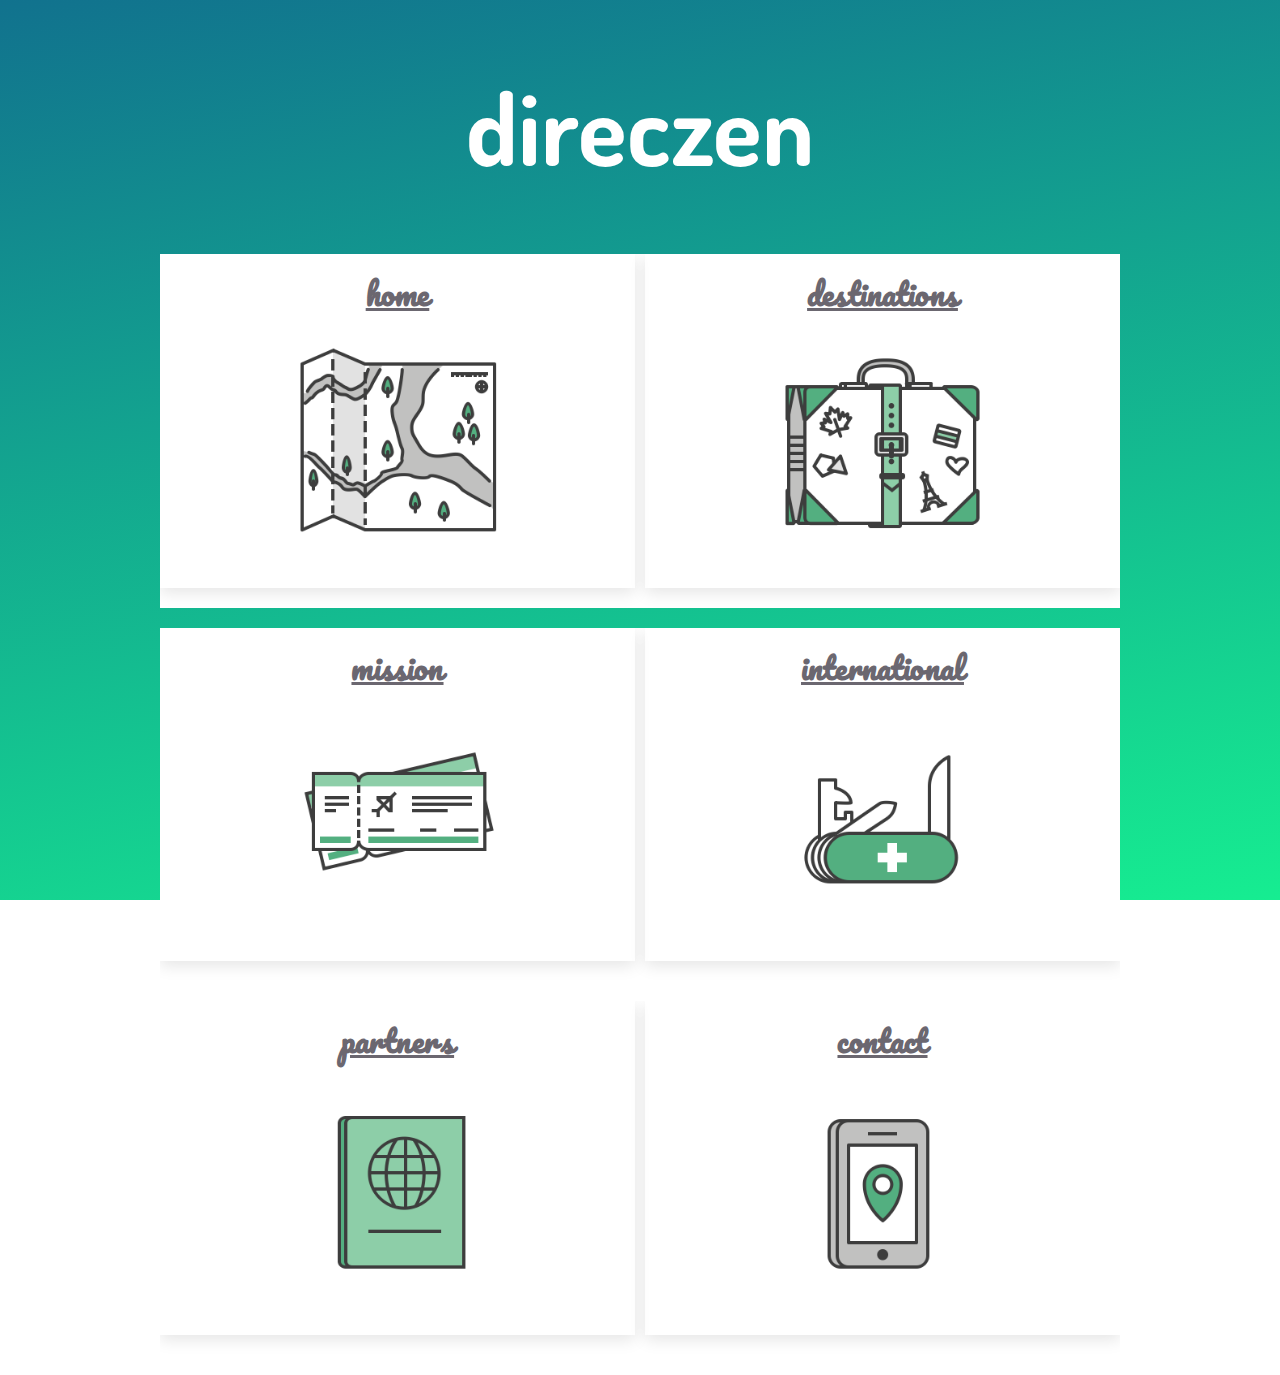
<file: direczen/src/index.html>
<!DOCTYPE html>
<head>
  <title>Direczens</title>
<link rel="stylesheet" type="text/css" href="styles/style.css"/>
<link href="https://fonts.googleapis.com/css?family=Pacifico" rel="stylesheet">
<link href="https://fonts.googleapis.com/css?family=Dosis" rel="stylesheet">
</head>
<center>
<body>
  <h1 style="font-size:100px; color:white;">direczen</h1>
  <div class="container">
    <div class="cards">
      <div class="card">
        <h3 class="card-header"><a href="home.html">home</a></h3>
        <p class="card-body"><img class="imgcard" src="images/map.png"/></p>
      </div>
      <div class="card small">
        <h3 class="card-header"><a href="destinations">destinations</a></h3>
        <p class="card-body"><img class="imgcard" src="images/suitcase.png"></p>
      </div>
    </div>
      <div class="cards">
        <div class="card">
          <h3 class="card-header"><a href="mission">mission</a></h3>
          <p class="card-body"><img class="imgcard" src="images/air_tickets.png"/></p>
        </div>
        <div class="card">
          <h3 class="card-header"><a href="international.html">international</a></h3>
          <p class="card-body"><img class="imgcard" src="images/swiss_army.png"></p>
        </div>
      </div>
      <div class="cards small">
          <div class="card">
            <h3 class="card-header"><a href="partners">partners</a></h3>
            <p class="card-body"><img class="imgcard" src="images/travel_book.png"/></p>
          </div>
          <div class="card">
            <h3 class="card-header"><a href="contact">contact</a></h3>
            <p class="card-body"><img class="imgcard" src="images/phone_location.png"></p>
        </div>
      </div>
    </div>
  </div>
</div>

  <!--    home destinations mission international airlines lodging partners team contact -->

  </div>
</body>
</html>
</file>
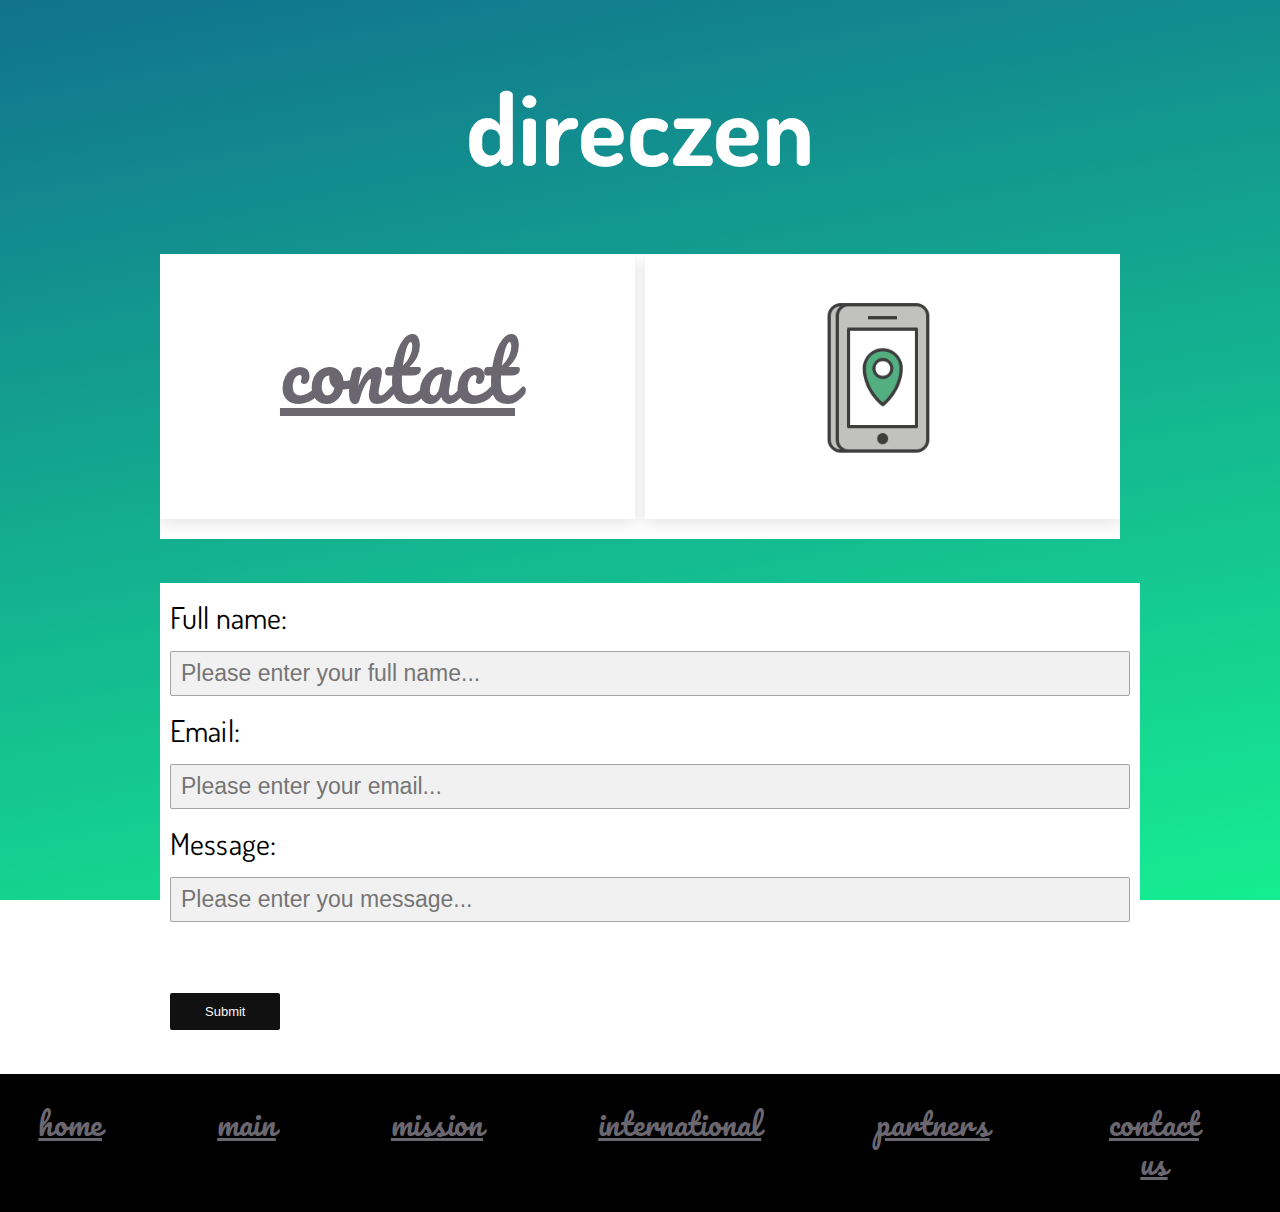
<file: direczen/src/contact.html>
<!DOCTYPE html>
<html>
<head>
    <title>direczen | contact</title>
    <link rel="stylesheet" type="text/css" href="styles/style.css"/>
    <link href="https://fonts.googleapis.com/css?family=Pacifico" rel="stylesheet">
    <link href="https://fonts.googleapis.com/css?family=Dosis" rel="stylesheet">
</head>

<body>
<div style="text-align: center;">
    <h1 style="font-size:100px; color:white;">direczen</h1>
    <div class="container">
        <div class="cards">
            <div class="card">
                <h2 class="card-body" style="vertical-align:center; font-size:80px"><a href="home.html">contact</a></h2>
            </div>
            <div class="card">
                <p class="card-body"><img class="imgcard" src="images/phone_location.png"/></p>
            </div>
        </div>
        <br/>
        <div class="contentMain">
            <form>
                <label>
                    Full name:<br>
                    <input type="text" name="fullname" placeholder="Please enter your full name..." required maxlength="50">
                </label>
                <label>
                    Email:<br>
                    <input type="text" name="email" placeholder="Please enter your email..." required maxlength="100">
                </label>
                <label>
                    Message:<br>
                    <input type="text" name="message" placeholder="Please enter you message..." required maxlength="1000">
                </label>
                <br><br>
                <input type="submit" value="Submit">
            </form>
        </div>
    </div>
</div>
<div></div>
</body>
<br/>
<footer>
    <nav>
        <h3><a href="home.html">home </a></h3>
        <h3><a href="index.html">main</a></h3>
        <h3><a href="mission.html">mission</a></h3>
        <h3><a href="international.html">international</a></h3>
        <h3><a href="partners.html">partners</a></h3>
        <h3><a href="contact.html">contact us</a></h3>
    </nav>
</footer>
</html>
</file>
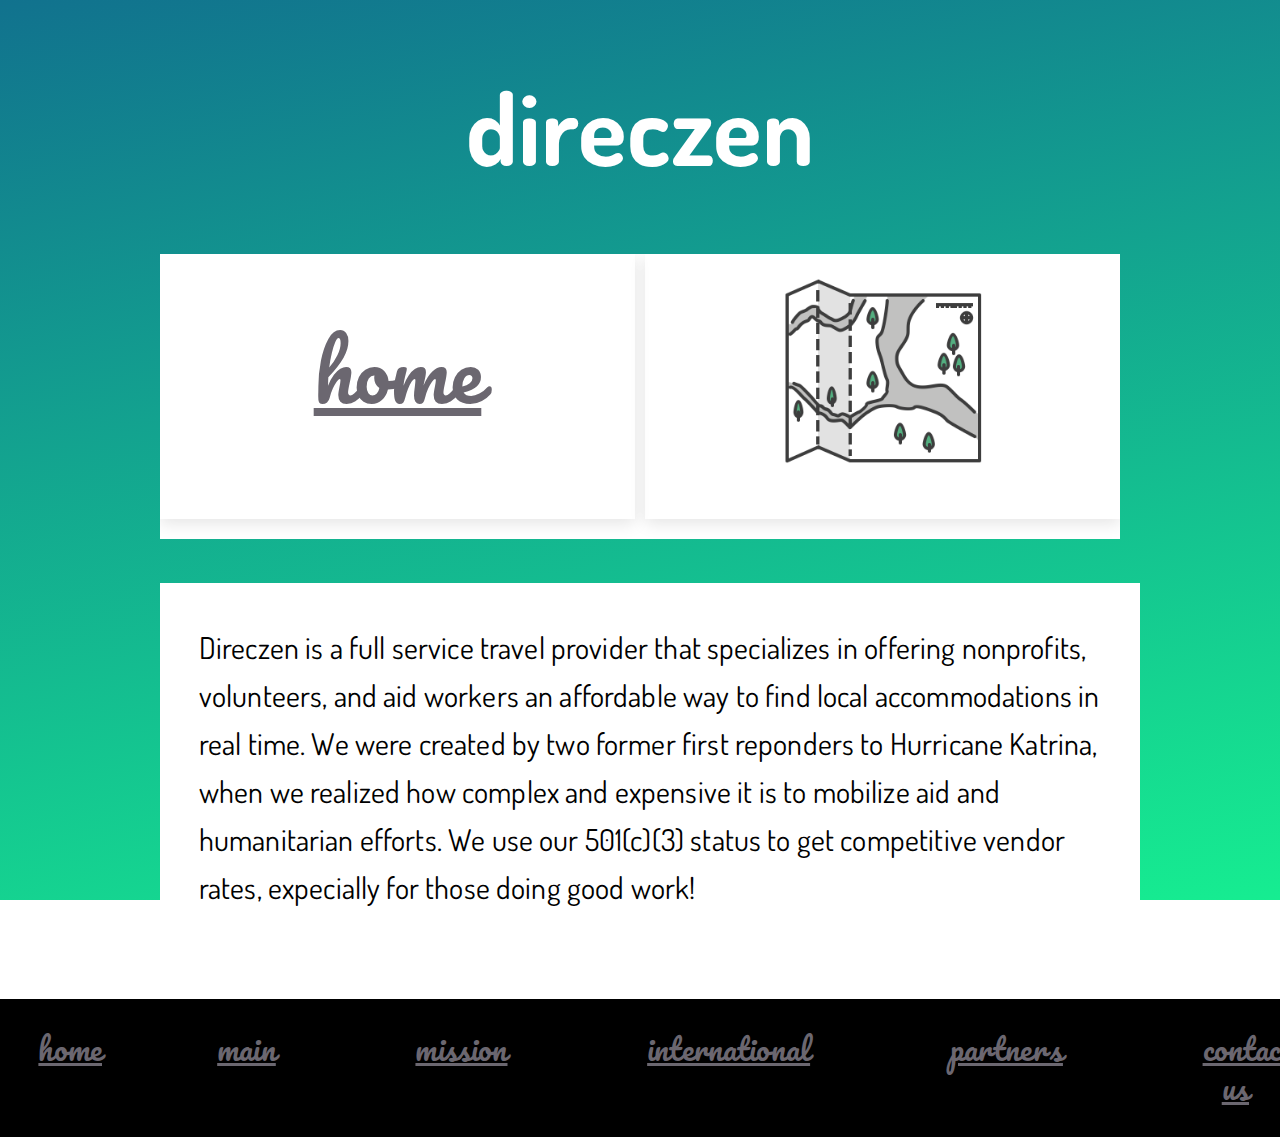
<file: direczen/src/home.html>
<!DOCTYPE html>
<head>
  <title>direczen | home</title>
<link rel="stylesheet" type="text/css" href="styles/style.css"/>
<link href="https://fonts.googleapis.com/css?family=Pacifico" rel="stylesheet">
<link href="https://fonts.googleapis.com/css?family=Dosis" rel="stylesheet">
</head>
<center>
<body style="height:100%;">
  <h1 style="font-size:100px; color:white;">direczen</h1>
  <div class="container">
    <div class="cards">
      <div class="card">
        <h2 class="card-body" style="vertical-align:center; font-size:80px"><a href="home">home</a></h2>
      </div>
      <div class="card">
        <p class="card-body"><img class="imgcard" src="images/map.png"/></p>
      </div>
    </div><br/>
    <div class="contentMain">
      <p>Direczen is a full service travel provider that specializes in offering nonprofits, volunteers, and aid workers an affordable way
      to find local accommodations in real time. We were created by two former first reponders to Hurricane Katrina,
    when we realized how complex and expensive it is to mobilize aid and humanitarian efforts. We use our 501(c)(3) status to get competitive
  vendor rates, expecially for those doing good work!</p>
</div>
</div><br/><br/>
</body>
<footer>
<nav style="width:100%; margin-bottom:0%;">
    <h3><a href="home.html">home </a>&#160;&#160;&#160; </h3>
    <h3><a href="index.html">main</a>&#160;&#160;&#160; </h3>
    <h3><a href="mission.html">mission</a>&#160;&#160;&#160; </h3>
    <h3><a href="international.html">international</a>&#160;&#160;&#160; </h3>
    <h3><a href="partners.html">partners</a>&#160;&#160;&#160;</h3>
    <h3><a href="contact.html">contact us</a>&#160;&#160;&#160; </h3>
</nav>
</footer>
</html>
</file>
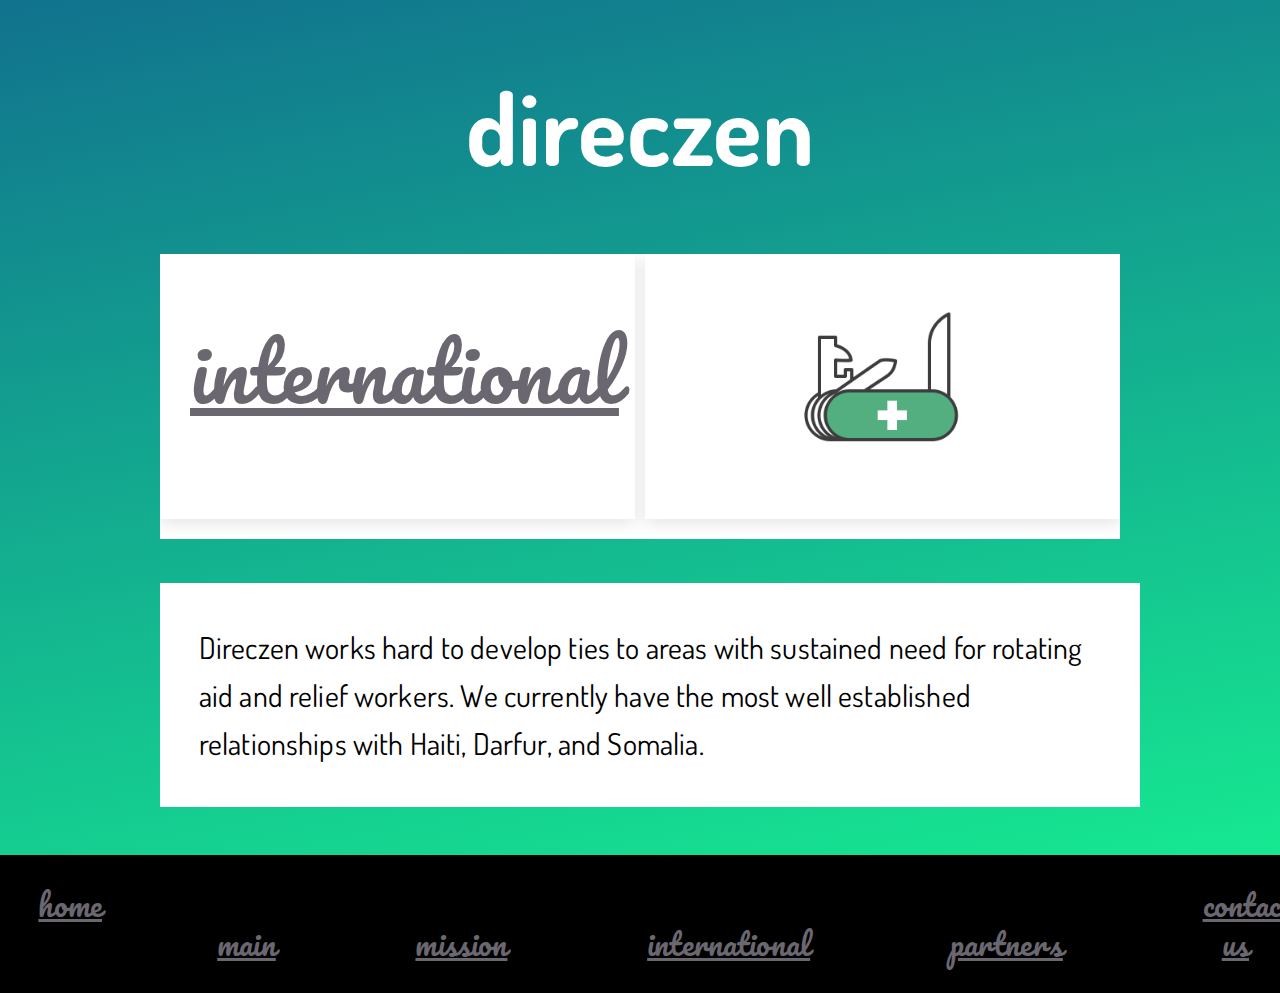
<file: direczen/src/international.html>
<!DOCTYPE html>
<head>
  <title>direczen | international</title>
<link rel="stylesheet" type="text/css" href="styles/style.css"/>
<link href="https://fonts.googleapis.com/css?family=Pacifico" rel="stylesheet">
<link href="https://fonts.googleapis.com/css?family=Dosis" rel="stylesheet">
</head>
<center>
<body style="height:100%;">
  <h1 style="font-size:100px; color:white;">direczen</h1>
  <div class="container">
    <div class="cards">
      <div class="card">
        <h2 class="card-body" style="vertical-align:center; font-size:80px"><a href="home">international</a></h2>
      </div>
      <div class="card">
        <p class="card-body"><img class="imgcard" src="images/swiss_army.png"/></p>
      </div>
    </div><br/>
    <div class="contentMain">
      <p>Direczen works hard to develop ties to areas with sustained need for rotating aid and relief workers.
      We currently have the most well established relationships with Haiti, Darfur, and Somalia.</p>
</div>
</div><br/><br/>
</body>
<footer>
<nav style="width:100%; margin-bottom:0%; display:flex; align-items:flex-end;">
    <h3><a href="home.html">home </a>&#160;&#160;&#160; </h3>
    <h3><a href="index.html">main</a>&#160;&#160;&#160; </h3>
    <h3><a href="mission.html">mission</a>&#160;&#160;&#160; </h3>
    <h3><a href="international.html">international</a>&#160;&#160;&#160; </h3>
    <h3><a href="partners.html">partners</a>&#160;&#160;&#160;</h3>
    <h3><a href="contact.html">contact us</a>&#160;&#160;&#160; </h3>
</nav>
</footer>
</html>
</file>
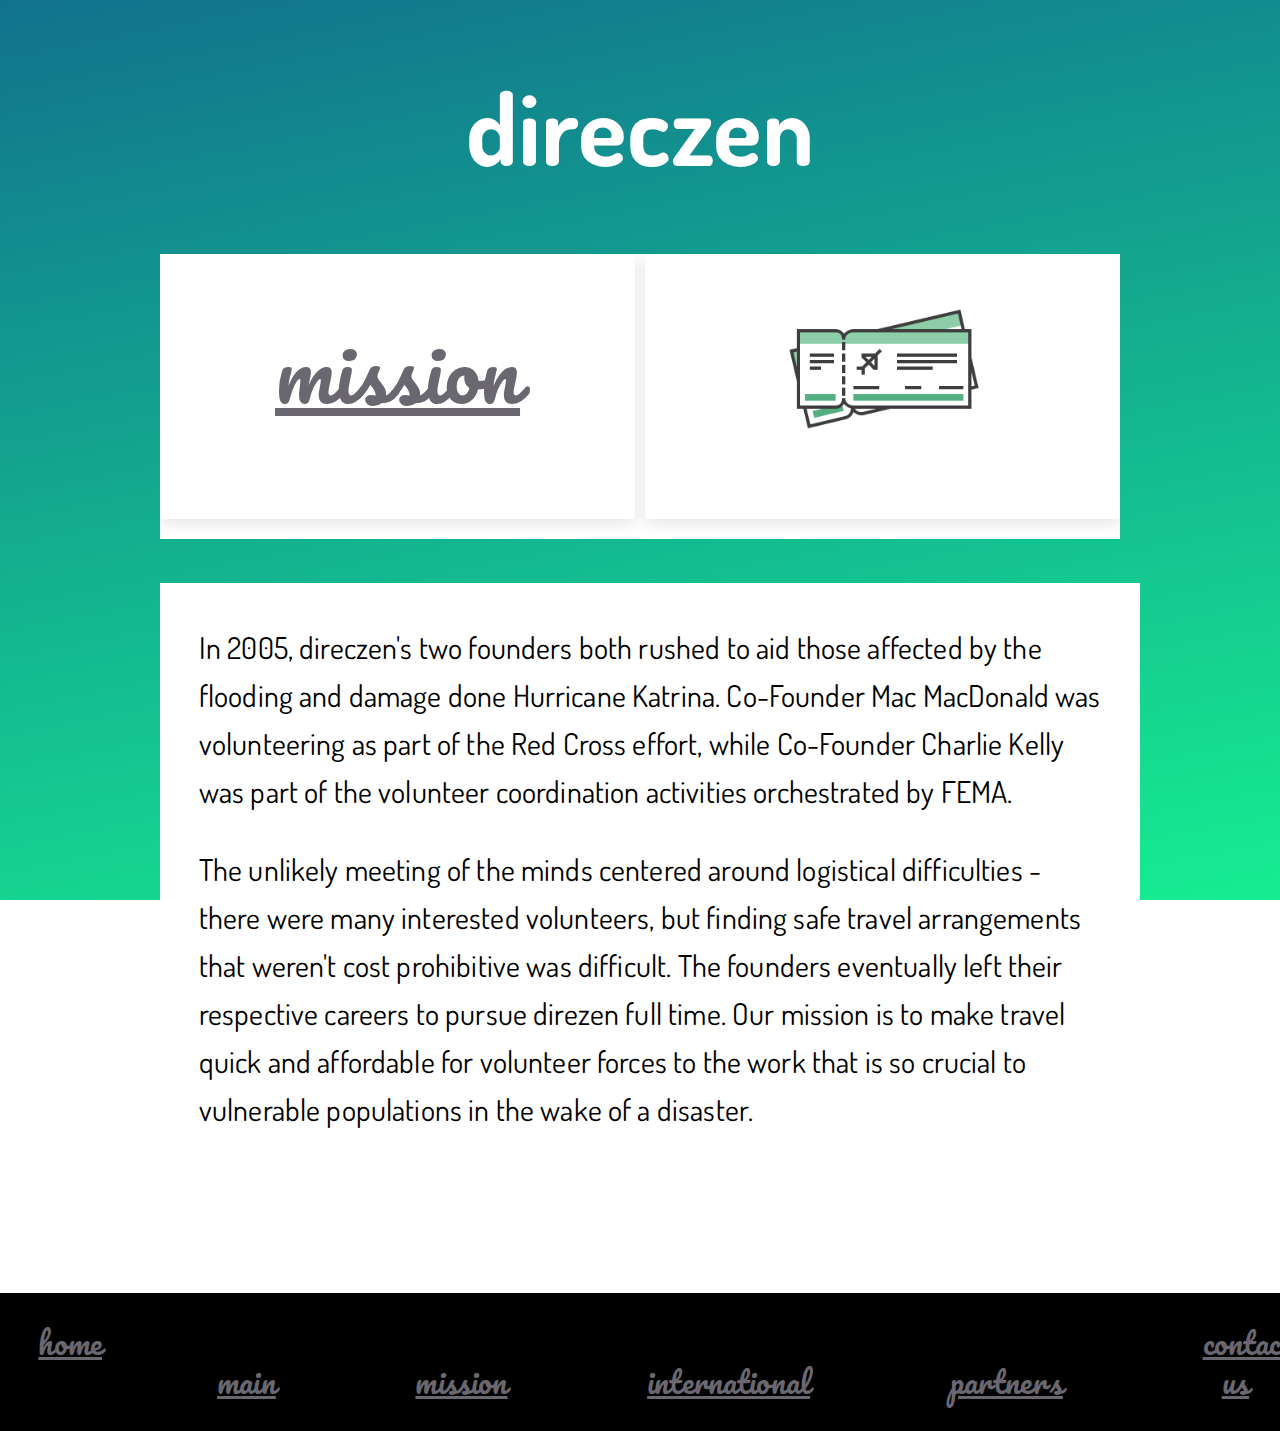
<file: direczen/src/mission.html>
<!DOCTYPE html>
<head>
  <title>direczen | mission</title>
<link rel="stylesheet" type="text/css" href="styles/style.css"/>
<link href="https://fonts.googleapis.com/css?family=Pacifico" rel="stylesheet">
<link href="https://fonts.googleapis.com/css?family=Dosis" rel="stylesheet">
</head>
<center>
<body style="height:100%;">
  <h1 style="font-size:100px; color:white;">direczen</h1>
  <div class="container">
    <div class="cards">
      <div class="card">
        <h2 class="card-body" style="vertical-align:center; font-size:80px"><a href="home">mission</a></h2>
      </div>
      <div class="card">
        <p class="card-body"><img class="imgcard" src="images/air_tickets.png"/></p>
      </div>
    </div><br/>
    <div class="contentMain">
      <p>In 2005, direczen's two founders both rushed to aid those affected by the flooding and damage done <body>
        Hurricane Katrina. Co-Founder Mac MacDonald was volunteering as part of the Red Cross effort, while Co-Founder Charlie Kelly was
        part of the volunteer coordination activities orchestrated by FEMA.
      </p>
      <p> The unlikely meeting of the minds centered around logistical difficulties - there were many interested volunteers,
        but finding safe travel arrangements that weren't cost prohibitive was difficult. The founders eventually left their
        respective careers to pursue direzen full time. Our mission is to make travel quick and affordable for volunteer forces to <!DOCTYPE html>
        the work that is so crucial to vulnerable populations in the wake of a disaster.</p>

      </body>
</div>
</div><br/><br/>
</body><br/><br/><br>
<footer>
<nav style="width:100%; margin-bottom:0%; display:flex; align-items:flex-end;">
    <h3><a href="home.html">home </a>&#160;&#160;&#160; </h3>
    <h3><a href="index.html">main</a>&#160;&#160;&#160; </h3>
    <h3><a href="mission.html">mission</a>&#160;&#160;&#160; </h3>
    <h3><a href="international.html">international</a>&#160;&#160;&#160; </h3>
    <h3><a href="partners.html">partners</a>&#160;&#160;&#160;</h3>
    <h3><a href="contact.html">contact us</a>&#160;&#160;&#160; </h3>
</nav>
</footer>
</html>
</file>
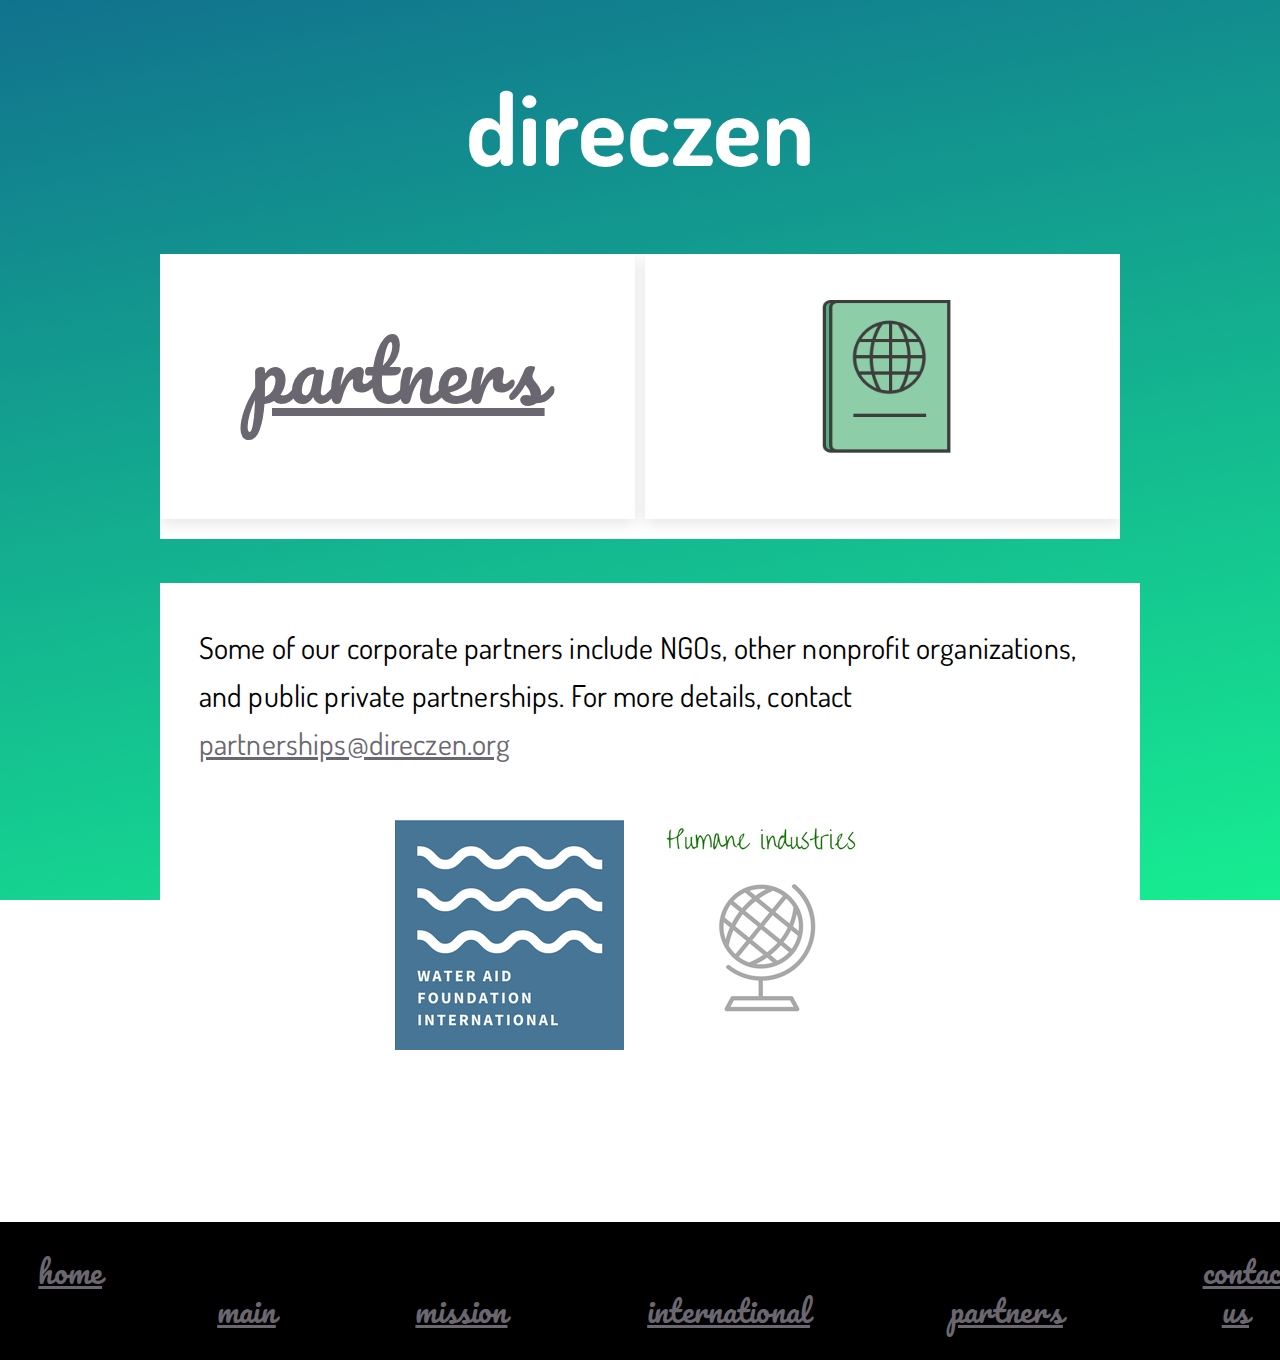
<file: direczen/src/partners.html>
<!DOCTYPE html>
<head>
  <title>direczen | partners</title>
<link rel="stylesheet" type="text/css" href="styles/style.css"/>
<link href="https://fonts.googleapis.com/css?family=Pacifico" rel="stylesheet">
<link href="https://fonts.googleapis.com/css?family=Dosis" rel="stylesheet">
<center>
<body style="height:100%;">
  <h1 style="font-size:100px; color:white;">direczen</h1>
  <div class="container">
    <div class="cards">
      <div class="card">
        <h2 class="card-body" style="vertical-align:center; font-size:80px"><a href="home">partners</a></h2>
      </div>
      <div class="card">
        <p class="card-body"><img class="imgcard" src="images/travel_book.png"/></p>
      </div>
    </div><br/>
    <div class="contentMain">
      <p>Some of our corporate partners include NGOs, other nonprofit organizations, and public private partnerships. For more details, contact <a href="mailto:jtkaufman737@gmail.com">partnerships@direczen.org</a>
      </p>
      <p><center>

        <img class="corporate" src="images/WATER_LOGO.png" alt="Partners"/><img class="corporate" src="images/humane.png" alt="Partners" style="height:60%;"/></p>
      </center>
</div>
</div><br/><br/>
</body><br/><br/><br>
<footer>
<nav style="width:100%; margin-bottom:0%; display:flex; align-items:flex-end;">
    <h3><a href="home.html">home </a>&#160;&#160;&#160; </h3>
    <h3><a href="index.html">main</a>&#160;&#160;&#160; </h3>
    <h3><a href="mission.html">mission</a>&#160;&#160;&#160; </h3>
    <h3><a href="international.html">international</a>&#160;&#160;&#160; </h3>
    <h3><a href="partners.html">partners</a>&#160;&#160;&#160;</h3>
    <h3><a href="contact.html">contact us</a>&#160;&#160;&#160; </h3>
</nav>
</footer>
</html>
</file>
<file: direczen/src/styles/style.css>
/*------------------------------------------------------------
  Base Style
------------------------------------------------------------*/
html {
    box-sizing: border-box;
    font-size: 62.5%;
    margin: 0;
    padding: 0;
    background: -webkit-linear-gradient(-11deg, rgb(22, 237, 145), rgb(17, 114, 142));
    background: linear-gradient(-11deg, rgb(22, 237, 145), rgb(17, 114, 142));
    background-attachment: fixed;
}

body {
    letter-spacing: 0.01em;
    line-height: 1.6;
    font-size: 1.5em;
    font-weight: 400;
    margin: 0;
}

/*------------------------------------------------------------
  Buttons
------------------------------------------------------------*/

button, [type=submit] {
    padding: 1.1rem 3.5rem;
    margin: 1rem 0;
    background: #111111;
    color: #f5f5f5;
    border-radius: 2px;
    border: none;
    font-size: 1.3rem;
    transition: all .2s ease;
}

button.outline, [type=submit].outline {
    padding: 1.1rem 3.5rem;
    background: none;
    color: #111111;
    border: 2px solid #111111;
}

button:hover, [type=submit]:hover {
    background: #222222;
}

button.outline:hover, [type=submit].outline:hover {
    background: none;
    border: 2px solid #444444;
    color: #444444;
}

button:focus, [type=submit]:focus {
    outline: none;
}

button:active, [type=submit]:active {
    transform: scale(.99);
}

.cards {
    display: flex;
    flex-wrap: wrap;
    justify-content: space-between;
    background-color: white;
    overflow: hidden;
    margin-bottom: 2rem
}

@media (max-width: 675px) {
    .cards > .card {
        flex: auto;
    }
}

.card {
    flex-direction: column;
    overflow: hidden;
    flex: 0 1 calc(50% - 0.5rem);
    box-shadow: 0 5px 15px rgba(0, 0, 0, 0.1);
    margin-bottom: 2rem;
}

.card-header {
    font-weight: 600;
    margin: 0;
    padding: 2rem 3rem 1rem;
}

.card-body {
    padding: 0 3rem 2rem 3rem;
    min-height: 100px;
}

.card-footer {
    display: flex;
    align-items: stretch;
    border-top: 1px solid #dbdbdb;
    flex: 1;
}

.card-footer .card-footer-item {
    display: flex;
    flex-basis: 0;
    flex-grow: 1;
    flex-shrink: 0;
    align-items: center;
    justify-content: center;
    margin: 0;
    padding: 1rem;
}

.card-footer-item:not(:first-child) {
    border-left: 1px solid #dbdbdb;
}

/*------------------------------------------------------------
  Forms
------------------------------------------------------------*/

input[type=text], input[type=password], input[type=email], input[type=search], input[type=number], input[type=file], input[type=tel], input[type=url], select {
    width: 100%;
    height: 45px;
    padding: 10px 10px;
    margin-top: 1rem;
    margin-bottom: 1rem;
    background: #F1F1F1;
    border-radius: 2px;
    border: 1px solid #a4a4a4;
    font-size: 2.3rem;
    box-sizing: border-box;
    transition: all .2s ease;
}

/*input[type=text]:hover, input[type=password]:hover, input[type=email]:hover, input[type=search]:hover, input[type=number]:hover, input[type=file], input[type=tel], input[type=url]:hover, select:hover, textarea:hover, textarea[type=text]:hover {
  border: 1px solid #111111;
}

input[type=text]:focus, input[type=password]:focus, input[type=email]:focus, input[type=search]:focus, input[type=number], input[type=file], input[type=tel], input[type=url]:focus, select:focus, textarea:focus, textarea[type=text]:focus {
  outline: none;
  border: 1px solid #104cfb;
}

textarea, textarea[type=text] {
  min-height: 17rem;
}*/

.container {
    max-width: 960px;
    margin: 0 auto;
    width: 80%;
}

.row {
    display: flex;
    flex-flow: row wrap;
    justify-content: space-between;
    margin-top: 1rem;
    margin-bottom: 1rem;
}

.row > :first-child {
    margin-left: 0;
}

.col {
    -webkit-box-flex: 1;
    -moz-box-flex: 1;
    -webkit-flex: 1;
    -ms-flex: 1;
    flex: 1;
}

.col, [class^='col-'], [class*=" col-"] {
    margin-left: 4%;
}

.col-1 {
    flex: 1;
}

.col-2 {
    flex: 2;
}

.col-3 {
    flex: 3;
}

.col-4 {
    flex: 4;
}

.col-5 {
    flex: 5;
}

.col-6 {
    flex: 6;
}

.col-7 {
    flex: 7;
}

.col-8 {
    flex: 8;
}

.col-9 {
    flex: 9;
}

.col-10 {
    flex: 10;
}

.col-11 {
    flex: 11;
}

.col-12 {
    flex: 12;
}

@media screen and (max-width: 768px) {
    .col, [class^='col-'], [class*=" col-"] {
        margin: 1rem 0;
        flex: 0 0 100%;
    }
}

/*------------------------------------------------------------
  Links
------------------------------------------------------------*/
a {
    color: #6b6770;
    transition: all .1s ease;
}

a:hover {
    cursor: pointer;
    color: #222222;
}

/*------------------------------------------------------------
  Lists
------------------------------------------------------------*/

ul, ol {
    padding-left: 0;
    margin-top: 0;
}

ul ul, ul ol, ol ol, ol ul {
    margin: 1rem 0 1rem 2rem;
    font-size: 95%;
}

ul {
    list-style: circle inside;
}

ol {
    list-style: decimal inside;
}

li {
    margin-bottom: 1rem;
}

/*------------------------------------------------------------
  Misc
------------------------------------------------------------*/

code {
    padding: 0.2rem 0.5rem;
    margin: 0 0.2rem;
    font-size: 90%;
    white-space: nowrap;
    background: #F1F1F1;
    border: 1px solid #E1E1E1;
    border-radius: 4px;
    font-family: "Consolas", "Monaco", "Menlo", monospace;
}

pre > code {
    display: block;
    padding: 1rem 1.5rem;
    white-space: pre-wrap;
    white-space: -moz-pre-wrap;
    white-space: pre-wrap;
    white-space: -o-pre-wrap;
    word-wrap: break-word;
}

/*------------------------------------------------------------
  Navigation
  ------------------------------------------------------------*/

.nav {
    position: relative;
    display: flex;
    flex-wrap: wrap;
    align-items: center;
    padding: 1rem;
}

.nav-menu,
.nav-brand {
    display: flex;
}

.nav-menu {
    flex-flow: row;
    flex: 1 0 auto;
}

.nav-item {
    padding: 1rem 2rem;
}

.nav-logo {
    font-weight: bolder;
    font-size: 2rem;
    line-height: 0;
    padding-right: 2rem;
}

/*------------------------------------------------------------
  Tables
  ------------------------------------------------------------*/

.table {
    width: 100%;
    border: none;
    border-collapse: collapse;
    border-spacing: 0;
    text-align: left;
}

.table th, .table td {
    vertical-align: middle;
    padding: 12px 4px;
}

.table thead {
    border-bottom: 2px solid #333030;
}

/* responsive tables */
@media screen and (max-width: 768px) {
    .table.responsive {
        position: relative;
        display: block;
    }

    .table.responsive th, .table.responsive td {
        margin: 0;
    }

    .table.responsive thead {
        display: block;
        float: left;
        border: 0;
    }

    .table.responsive thead tr {
        display: block;
        padding: 0 10px 0 0;
        border-right: 2px solid #333030;
    }

    .table.responsive th {
        display: block;
        text-align: right;
    }

    .table.responsive tbody {
        display: block;
        overflow-x: auto;
        white-space: nowrap;
    }

    .table.responsive tbody tr {
        display: inline-block;
    }

    .table.responsive td {
        display: block;
        min-height: 16px;
        text-align: left;
    }

    .table.responsive tr {
        padding: 0 10px;
    }
}

/*------------------------------------------------------------
  Typography
------------------------------------------------------------*/

h1 {
    font-family: 'Dosis', sans-serif;
}

h2,
h3,
h4,
h5,
h6 {
    font-weight: 400;
    font-family: 'Pacifico', cursive;
}

h1, h2, h3 {
    /*letter-spacing: -.1rem;*/
}

h1 {
    font-size: 4.0rem;
    line-height: 1.2;
}

h2 {
    font-size: 3.6rem;
    line-height: 1.25;
}

h3 {
    font-size: 3.0rem;
    line-height: 1.3;
}

h4 {
    font-size: 2.4rem;
    line-height: 1.35;
    letter-spacing: -.08rem;
}

h5 {
    font-size: 1.8rem;
    line-height: 1.5;
    letter-spacing: -.05rem;
}

h6 {
    font-size: 1.5rem;
    line-height: 1.6;
    letter-spacing: 0;
}

@media (min-width: 550px) {
    h1 {
        font-size: 5rem;
    }

    h2 {
        font-size: 4.2rem;
    }

    h3 {
        font-size: 3rem;
    }

    h4 {
        font-size: 3rem;
    }

    h5 {
        font-size: 2.4rem;
    }

    h6 {
        font-size: 1.5rem;
    }
}

/*------------------------------------------------------------
  Utilities
------------------------------------------------------------*/

.pull-right {
    float: right;
}

.pull-left {
    float: left;
}

.text-center {
    text-align: center;
}

.text-left {
    text-align: left;
}

.text-right {
    text-align: right;
}

.full-screen {
    width: 100%;
    min-height: 100vh;
}

.full-width {
    width: 100%;
}

.vertical-align {
    display: flex;
    align-items: center;
}

.horizontal-align {
    display: flex;
    justify-content: center;
}

.center {
    display: flex;
    align-items: center;
    justify-content: center;
    flex-direction: column;
}

.right {
    display: flex;
    align-items: center;
    justify-content: flex-end;
}

.left {
    display: flex;
    align-items: center;
    justify-content: flex-start;
}

.fixed {
    position: fixed;
    width: 100%;
}

@media screen and (max-width: 400px) {
    .hide-phone {
        display: none;
    }
}

@media screen and (max-width: 768px) {
    .hide-tablet {
        display: none;
    }
}

/*
CUSTOM STYLING
*/

.imgcard {
    height: 50%;
    width: 50%;
}

.squaremin {
    height: 35%;
}

.pmain {
    font-size: 30px;
    margin-left: 10%;
    margin-right: 10%;
    padding: 8%;
    text-align: left;
}

.contentMain {
    width: 100%;
    background-color: white;
    font-family: 'Dosis', sans-serif;
    font-size: 30px;
    text-align: left;
    overflow: hidden;
    padding: 10px;
}

.contentMain p {
    padding: 0 3% 0 3%;
}

nav {
    font-family: 'Pacifico', cursive;
    display: inline-flex;
    background-color: black;
    color: white;
    margin-bottom: -1px !important;
    width: 100%;
    text-align: center;
}

footer nav h3{
    text-align: center;
    margin-right: 6%;
    margin-left: 3%;
}

footer {
    bottom: 0;
}

#nextSide {
    float: right;
    text-align: left;
    width: 49%;
}

#frontSide {
    float: left;
    text-align: right;
    align-items: right;
    width: 49%;
}

.inputContact {
    height: 25%;
    width: 70%;
}
</file>
